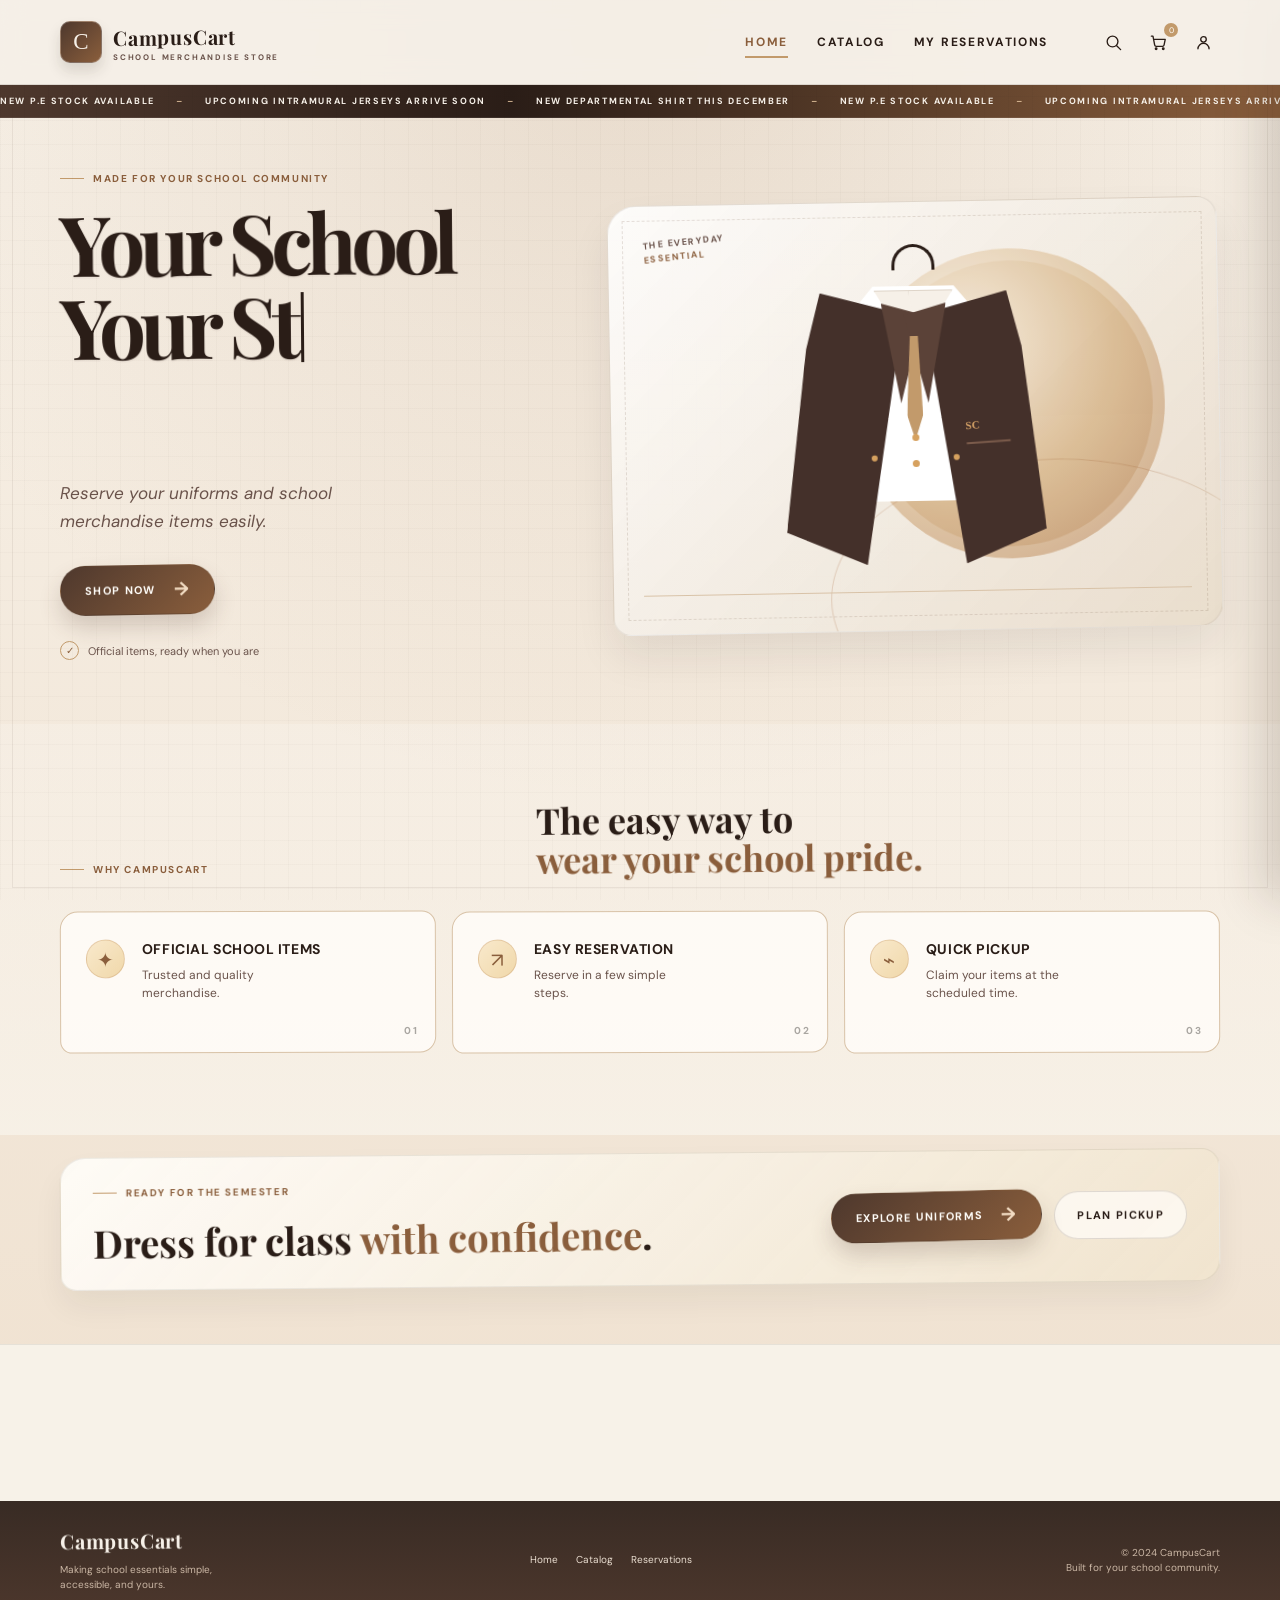
<file: index.html>
<!DOCTYPE html>
<html lang="en">
<head>
	<meta charset="UTF-8">
	<meta name="viewport" content="width=device-width, initial-scale=1.0">
	<meta name="description" content="SchoolWear makes it simple to reserve official school uniforms and merchandise.">
	<title>SchoolWear | Merchandise Store</title>
	<link rel="preconnect" href="https://fonts.googleapis.com">
	<link rel="preconnect" href="https://fonts.gstatic.com" crossorigin>
	<link href="https://fonts.googleapis.com/css2?family=DM+Sans:wght@400;500;600;700&family=Playfair+Display:wght@600;700&display=swap" rel="stylesheet">
	<link rel="stylesheet" href="styles.css">
</head>
<body>
	<!-- Navigation bar is populated by JavaScript. -->
	<header class="site-header">
		<div class="container nav-wrap">
			<div id="navigation-content"></div>
		</div>
	</header>

	<!-- Merchandise announcement is populated by JavaScript. -->
	<section class="announcement" aria-label="Merchandise announcement">
		<div id="announcement-content"></div>
	</section>

	<main>
		<section class="hero container" aria-labelledby="hero-title">
			<div id="hero-copy" class="hero-copy"></div>

			<div class="hero-visual" aria-label="A neatly presented school uniform">
				<div class="visual-kicker">THE EVERYDAY<br><strong>ESSENTIAL</strong></div>
				<div class="sun-shape"></div>
				<div class="uniform">
					<div class="hanger" aria-hidden="true"></div>
					<div class="shirt-collar left-collar"></div>
					<div class="shirt-collar right-collar"></div>
					<div class="shirt"></div>
					<div class="blazer left-blazer"><span class="sleeve-button"></span></div>
					<div class="blazer right-blazer"><span class="sleeve-button"></span></div>
					<div class="lapel left-lapel"></div>
					<div class="lapel right-lapel"></div>
					<div class="pocket"><span>SC</span></div>
					<div class="tie"></div>
					<div class="blazer-button button-one"></div>
					<div class="blazer-button button-two"></div>
				</div>
				<div class="visual-caption"><span id="visual-caption-number"></span><span id="visual-caption-label"></span></div>
			</div>
		</section>

		<section class="benefits" id="benefits" aria-labelledby="benefits-title">
			<div class="container">
				<div id="benefits-content"></div>
			</div>
		</section>

		<section class="cta" id="cta" aria-labelledby="cta-title">
			<div class="container cta-panel">
				<div>
					<p class="eyebrow"><span></span>Ready for the semester</p>
					<h2 id="cta-title">Dress for class <em>with confidence</em>.</h2>
				</div>
				<div class="cta-actions">
					<a class="button button-primary" href="catalog.html">Explore Uniforms <span aria-hidden="true">&rarr;</span></a>
					<a class="button button-secondary" href="#footer">Plan pickup</a>
				</div>
			</div>
		</section>

		<section class="reservations" id="reservations" aria-labelledby="reservations-title">
			<div class="container">
				<div id="reservations-content"></div>
			</div>
		</section>
	</main>

	<footer class="site-footer" id="footer">
		<div id="footer-content" class="container"></div>
	</footer>

	<div class="cart-overlay" id="cart-overlay" aria-hidden="true"></div>
	<aside class="cart-drawer" id="cart-drawer" aria-label="Shopping cart" aria-hidden="true">
		<div id="cart-drawer-content"></div>
	</aside>

	<div class="toast" role="status" aria-live="polite"></div>
	<script src="scripts.js"></script>
</body>
</html>
</file>
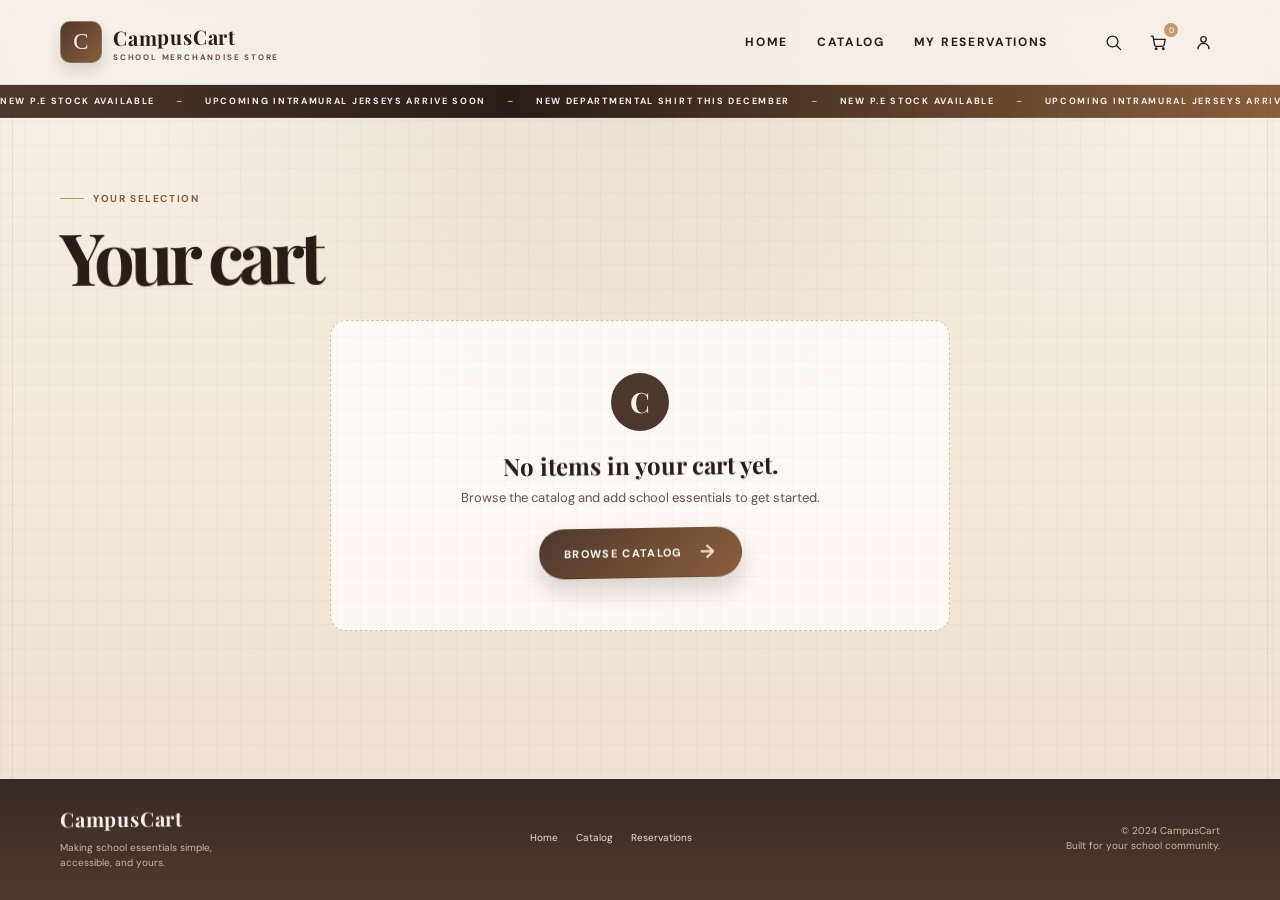
<file: cart.html>
<!DOCTYPE html>
<html lang="en">
<head>
	<meta charset="UTF-8">
	<meta name="viewport" content="width=device-width, initial-scale=1.0">
	<meta name="description" content="Review your CampusCart merchandise selection.">
	<title>CampusCart | Your Cart</title>
	<link rel="preconnect" href="https://fonts.googleapis.com">
	<link rel="preconnect" href="https://fonts.gstatic.com" crossorigin>
	<link href="https://fonts.googleapis.com/css2?family=DM+Sans:wght@400;500;600;700&family=Playfair+Display:wght@600;700&display=swap" rel="stylesheet">
	<link rel="stylesheet" href="styles.css">
</head>
<body>
	<header class="site-header">
		<div class="container nav-wrap">
			<div id="navigation-content"></div>
		</div>
	</header>

	<section class="announcement" aria-label="Merchandise announcement">
		<div id="announcement-content"></div>
	</section>

	<main>
		<section class="cart-page container" aria-labelledby="cart-title">
			<div id="cart-content"></div>
		</section>
	</main>

	<footer class="site-footer" id="footer">
		<div id="footer-content" class="container"></div>
	</footer>

	<div class="toast" role="status" aria-live="polite"></div>
	<script src="scripts.js"></script>
</body>
</html>
</file>
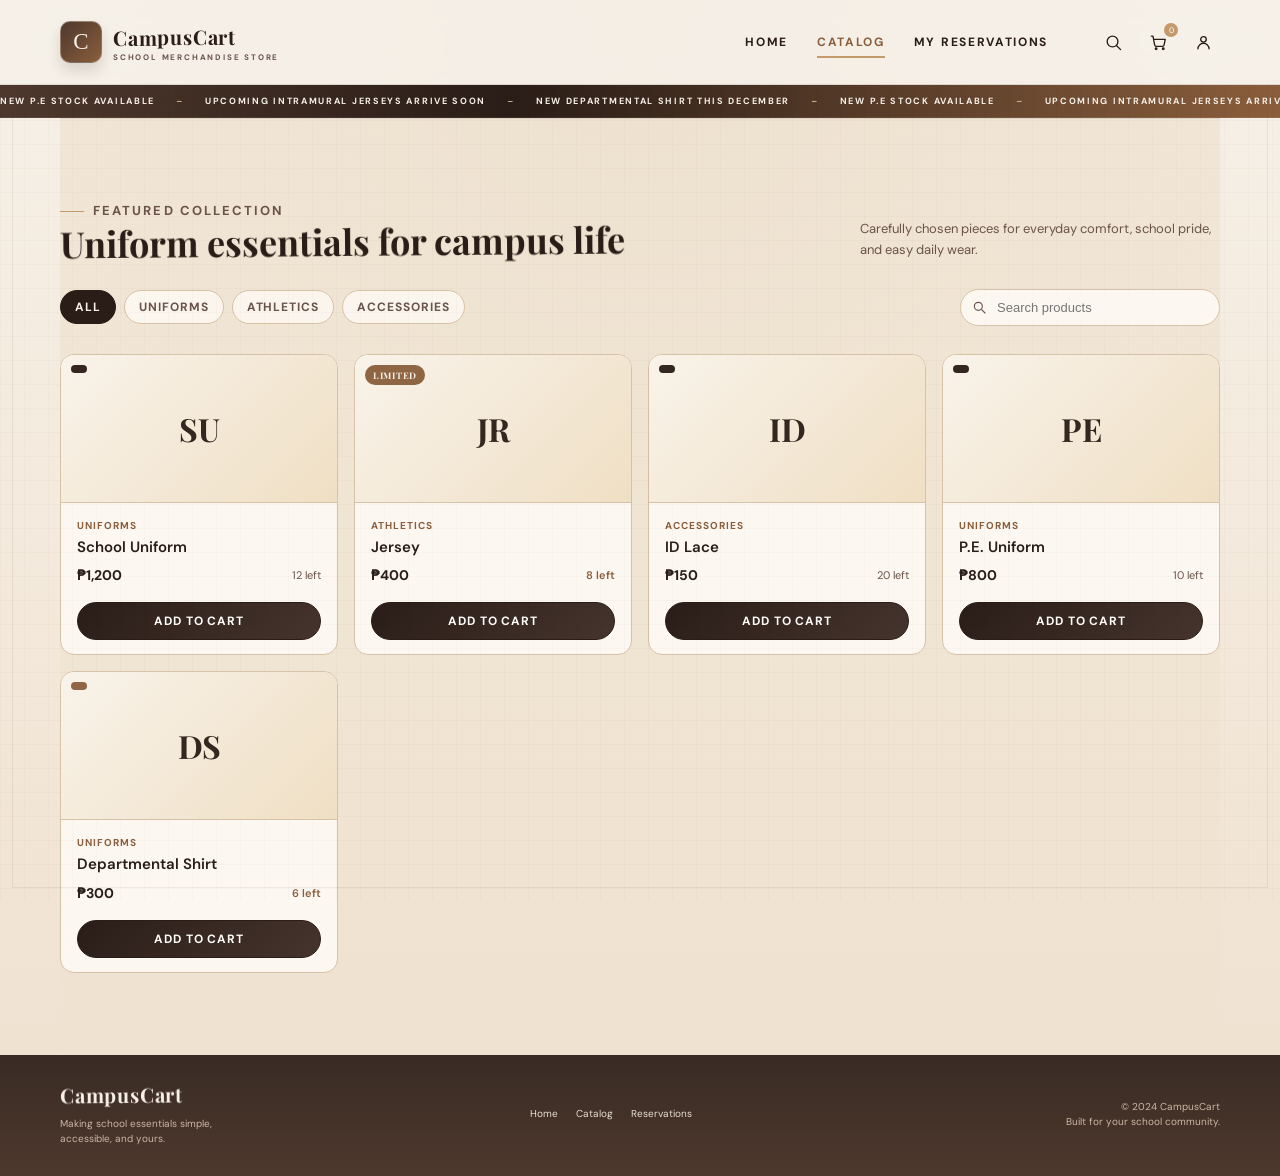
<file: catalog.html>
<!DOCTYPE html>
<html lang="en">
<head>
	<meta charset="UTF-8">
	<meta name="viewport" content="width=device-width, initial-scale=1.0">
	<title>CampusCart | Catalog</title>
	<link rel="preconnect" href="https://fonts.googleapis.com">
	<link rel="preconnect" href="https://fonts.gstatic.com" crossorigin>
	<link href="https://fonts.googleapis.com/css2?family=DM+Sans:wght@400;500;600;700&family=Playfair+Display:wght@600;700&display=swap" rel="stylesheet">
	<link rel="stylesheet" href="styles.css">
</head>
<body>
	<header class="site-header">
		<div class="container nav-wrap">
			<div id="navigation-content"></div>
		</div>
	</header>

	<section class="announcement" aria-label="Merchandise announcement">
		<div id="announcement-content"></div>
	</section>

	<main>
		<section class="catalog-screen container" aria-labelledby="catalog-title">
			<div id="catalog-content"></div>
		</section>
	</main>

	<footer class="site-footer" id="footer">
		<div id="footer-content" class="container"></div>
	</footer>

	<script src="scripts.js"></script>
</body>
</html>
</file>
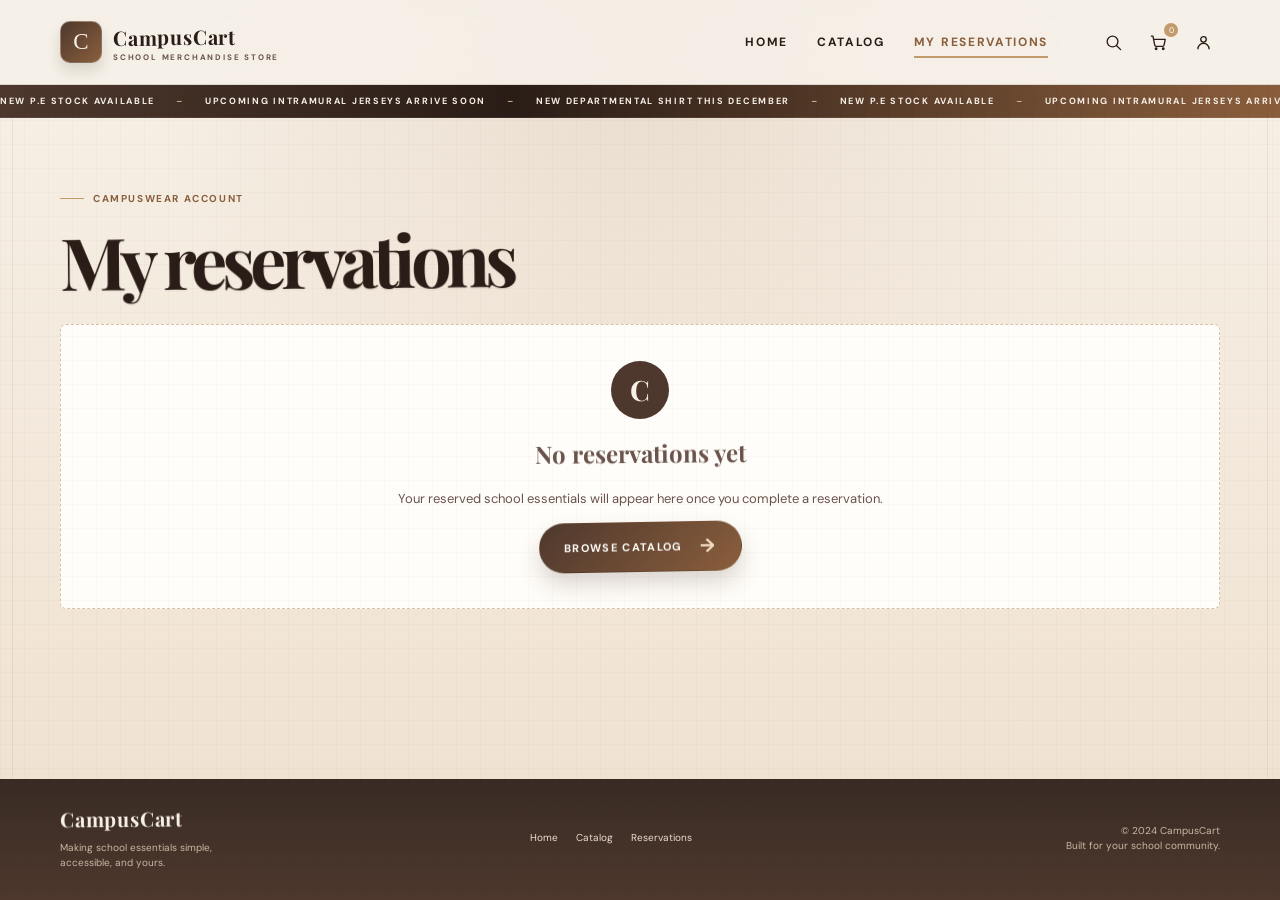
<file: reservations.html>
<!DOCTYPE html>
<html lang="en">
<head>
	<meta charset="UTF-8">
	<meta name="viewport" content="width=device-width, initial-scale=1.0">
	<meta name="description" content="View your CampusWear merchandise reservations.">
	<title>CampusWear | My Reservations</title>
	<link rel="preconnect" href="https://fonts.googleapis.com">
	<link rel="preconnect" href="https://fonts.gstatic.com" crossorigin>
	<link href="https://fonts.googleapis.com/css2?family=DM+Sans:wght@400;500;600;700&family=Playfair+Display:wght@600;700&display=swap" rel="stylesheet">
	<link rel="stylesheet" href="styles.css">
</head>
<body>
	<header class="site-header">
		<div class="container nav-wrap">
			<div id="navigation-content"></div>
		</div>
	</header>

	<section class="announcement" aria-label="Merchandise announcement">
		<div id="announcement-content"></div>
	</section>

	<main>
		<section class="reservations-page container" aria-labelledby="reservations-title">
			<div id="reservations-page-content"></div>
		</section>
	</main>

	<footer class="site-footer" id="footer">
		<div id="footer-content" class="container"></div>
	</footer>

	<script src="scripts.js"></script>
</body>
</html>
</file>
<file: styles.css>
:root {
	--brown: #2a1d17;
	--brown-soft: #6a534b;
	--gold: #c29a6b;
	--gold-dark: #8a5e3c;
	--cream: #f6f0e8;
	--beige: #e9dcc7;
	--line: #d8c2a7;
	--white: #fffdf9;
	--coffee: #4e382d;
	--coffee-soft: #7b5a4a;
	--ink: #1b1412;
	--shadow: 0 18px 35px rgba(42, 29, 23, 0.1);
	--panel: rgba(255, 253, 249, 0.84);
}

* {
	box-sizing: border-box;
}

html {
	scroll-behavior: smooth;
	overflow-y: scroll;
}

body {
	width: 100%;
	max-width: 100vw;
	min-height: 100vh;
	display: flex;
	flex-direction: column;
	margin: 0;
	overflow-x: hidden;
	color: var(--brown);
	background:
		radial-gradient(circle at 50% 0%, rgba(162, 118, 77, 0.18) 0%, rgba(162, 118, 77, 0.08) 22%, transparent 46%),
		linear-gradient(180deg, #f7f1e8 0%, #efe0ce 100%);
	font-family: "DM Sans", sans-serif;
}

main {
	flex: 1 0 auto;
	width: 100%;
}

body::before {
	content: "";
	position: fixed;
	inset: 0;
	background-image: linear-gradient(rgba(42, 29, 23, 0.02) 1px, transparent 1px), linear-gradient(90deg, rgba(42, 29, 23, 0.02) 1px, transparent 1px);
	background-size: 24px 24px;
	pointer-events: none;
}

body::after {
	content: "";
	position: fixed;
	inset: 12px;
	border: 1px solid rgba(74, 56, 45, 0.08);
	pointer-events: none;
}

a {
	color: inherit;
	text-decoration: none;
}

button {
	color: inherit;
	font: inherit;
}

.container {
	width: min(1160px, calc(100% - 64px));
	margin: 0 auto;
}

.sr-only {
	position: absolute;
	width: 1px;
	height: 1px;
	padding: 0;
	margin: -1px;
	overflow: hidden;
	clip: rect(0, 0, 0, 0);
	white-space: nowrap;
	border: 0;
}

/* Navigation bar */
.site-header {
	position: sticky;
	top: 0;
	z-index: 30;
	background: rgba(246, 240, 232, 0.9);
	backdrop-filter: blur(12px);
	border-bottom: 1px solid rgba(42, 29, 23, 0.12);
}

.nav-wrap {
	min-height: 84px;
	display: flex;
	align-items: center;
	gap: 40px;
}

#navigation-content {
	display: contents;
}

/* Merchandise announcement */
.announcement {
	overflow: hidden;
	color: var(--cream);
	background: linear-gradient(90deg, var(--coffee) 0%, var(--brown) 40%, var(--gold-dark) 100%);
	border-bottom: 1px solid rgba(255, 255, 255, 0.08);
}

.announcement-window {
	overflow: hidden;
	width: 100%;
	padding: 8px 0;
}

.announcement-track {
	display: flex;
	width: max-content;
	align-items: center;
	gap: 21px;
	animation: announcement-scroll 24s linear infinite;
	font-size: 9px;
	font-weight: 700;
	letter-spacing: 1.7px;
	white-space: nowrap;
}

.announcement-track b {
	color: #e7c7a1;
	font-size: 12px;
	font-weight: 400;
}

@keyframes announcement-scroll {
	from {
		transform: translateX(-100%);
	}

	to {
		transform: translateX(100vw);
	}
}

.brand {
	display: inline-flex;
	align-items: center;
	gap: 11px;
	margin-right: auto;
}

.brand-mark {
	width: 42px;
	height: 42px;
	display: grid;
	place-items: center;
	color: var(--cream);
	background: linear-gradient(135deg, var(--coffee) 0%, var(--gold-dark) 100%);
	border: 1px solid rgba(255, 255, 255, 0.25);
	border-radius: 10px;
	font-family: Georgia, serif;
	font-size: 23px;
	box-shadow: 0 8px 14px rgba(45, 32, 24, 0.14);
}

.brand-copy {
	display: grid;
	gap: 2px;
}

.brand-copy strong,
.footer-brand {
	font: 700 20px "Playfair Display", Georgia, serif;
	letter-spacing: 0.04em;
}

.brand-copy small {
	color: var(--brown-soft);
	font-size: 8px;
	font-weight: 700;
	letter-spacing: 1.8px;
}

.site-nav {
	display: flex;
	align-items: center;
	gap: 29px;
	font-size: 12px;
	font-weight: 700;
	letter-spacing: 0.14em;
	text-transform: uppercase;
}

.site-nav a {
	padding: 8px 0 6px;
	border-bottom: 2px solid transparent;
	transition: opacity 150ms ease, color 150ms ease, border-color 150ms ease;
}

.site-nav a:hover,
.site-nav a.active {
	color: var(--gold-dark);
	border-color: var(--gold);
}

.nav-actions {
	display: flex;
	align-items: center;
	gap: 11px;
	margin-left: 8px;
}

.icon-button {
	position: relative;
	width: 34px;
	height: 34px;
	display: grid;
	place-items: center;
	padding: 0;
	border: 0;
	background: transparent;
	cursor: pointer;
}

.icon-button svg {
	width: 19px;
	height: 19px;
	fill: none;
	stroke: var(--brown);
	stroke-linecap: round;
	stroke-linejoin: round;
	stroke-width: 1.7;
}

.icon-button:hover svg {
	stroke: var(--gold-dark);
}

.cart-count {
	position: absolute;
	top: -2px;
	right: -3px;
	width: 14px;
	height: 14px;
	display: grid;
	place-items: center;
	color: var(--white);
	background: var(--gold);
	border-radius: 50%;
	font-size: 8px;
}

.menu-toggle {
	display: none;
	border: 0;
	background: transparent;
}

.hero {
	min-height: 570px;
	display: grid;
	grid-template-columns: 0.91fr 1.09fr;
	align-items: center;
	gap: 40px;
	padding-top: 54px;
	padding-bottom: 64px;
}

.eyebrow {
	display: flex;
	align-items: center;
	gap: 9px;
	margin: 0 0 22px;
	color: var(--gold-dark);
	font-size: 10px;
	font-weight: 700;
	letter-spacing: 0.16em;
	text-transform: uppercase;
	font-family: "DM Sans", sans-serif;
}

.eyebrow span {
	width: 24px;
	height: 1px;
	display: inline-block;
	background: var(--gold);
}

h1,
h2,
h3,
p {
	margin-top: 0;
}

h1,
h2 {
	font-family: "Playfair Display", Georgia, serif;
	font-weight: 700;
	letter-spacing: 0;
}

h1,
h2,
.brand-copy strong,
.footer-brand {
	transform: rotate(-0.5deg);
}

h1 {
	max-width: 520px;
	margin-bottom: 22px;
	font-size: clamp(54px, 6.5vw, 104px);
	line-height: 0.82;
	letter-spacing: -0.07em;
	text-shadow: 0 2px 0 rgba(78, 56, 45, 0.04);
}

h1 em,
h2 em {
	color: var(--gold-dark);
	font-style: normal;
}

.typing-line {
	display: block;
	min-height: 1em;
}

.typing-line:last-child {
	color: var(--gold-dark);
}

.typing-line.is-typing::after {
	display: inline-block;
	width: 3px;
	height: 0.84em;
	margin-left: 6px;
	vertical-align: -0.04em;
	background: currentColor;
	content: "";
	animation: blink-caret 800ms steps(1) infinite;
}

@keyframes blink-caret {
	50% {
		opacity: 0;
	}
}

.hero-description {
	max-width: 380px;
	margin-bottom: 29px;
	color: var(--brown-soft);
	font-size: 17px;
	line-height: 1.7;
	font-style: italic;
}

.button {
	display: inline-flex;
	align-items: center;
	gap: 18px;
	border-radius: 999px;
	font-size: 11px;
	font-weight: 700;
	letter-spacing: 0.12em;
	text-transform: uppercase;
	transition: transform 180ms ease, box-shadow 180ms ease, background 180ms ease, border-color 180ms ease;
	font-family: "DM Sans", sans-serif;
}

.button-primary {
	padding: 17px 24px;
	color: var(--white);
	background: linear-gradient(135deg, var(--coffee) 0%, var(--gold-dark) 100%);
	box-shadow: 0 12px 22px rgba(78, 56, 45, 0.2);
	border: 1px solid rgba(42, 29, 23, 0.08);
	transform: rotate(-1deg);
}

.button-primary:hover {
	background: linear-gradient(135deg, var(--gold-dark) 0%, var(--coffee) 100%);
	box-shadow: 0 16px 28px rgba(42, 29, 23, 0.16);
	transform: translateY(-2px);
}

.button-primary span {
	color: #f2dcc3;
	font-size: 19px;
	line-height: 0;
}

.button-secondary {
	padding: 16px 22px;
	border: 1px solid rgba(42, 29, 23, 0.14);
	background: rgba(255, 253, 249, 0.72);
	color: var(--brown);
}

.button-secondary:hover {
	background: var(--white);
	transform: translateY(-2px);
}

.hero-note {
	display: flex;
	align-items: center;
	gap: 9px;
	margin-top: 26px;
	color: var(--brown-soft);
	font-size: 11px;
}

.note-icon {
	width: 19px;
	height: 19px;
	display: grid;
	place-items: center;
	color: var(--gold-dark);
	border: 1px solid var(--gold);
	border-radius: 50%;
	font-size: 10px;
}

.hero-visual {
	position: relative;
	min-height: 430px;
	overflow: hidden;
	background: linear-gradient(135deg, rgba(255, 255, 255, 0.88), rgba(232, 220, 203, 0.96));
	border: 1px solid rgba(42, 29, 23, 0.08);
	border-radius: 30px 20px 24px 18px;
	box-shadow: 0 22px 40px rgba(42, 29, 23, 0.08);
	transform: rotate(-1deg);
}

.hero-visual::before {
	content: "";
	position: absolute;
	inset: 14px;
	border: 1px dashed rgba(118, 88, 70, 0.18);
	pointer-events: none;
}

.hero-visual::after {
	position: absolute;
	right: -10%;
	bottom: -25%;
	width: 74%;
	height: 64%;
	border: 1px solid rgba(157, 91, 45, 0.22);
	border-radius: 50%;
	content: "";
}

.sun-shape {
	position: absolute;
	top: 48px;
	right: 9%;
	width: 310px;
	height: 310px;
	background: radial-gradient(circle at 35% 30%, #f6ebdc 0%, #d9b98f 52%, #b98961 100%);
	border-radius: 50%;
	opacity: 0.9;
	box-shadow: inset 0 0 0 12px rgba(255, 255, 255, 0.18);
}

.visual-kicker {
	position: absolute;
	top: 30px;
	left: 35px;
	z-index: 2;
	color: var(--brown-soft);
	font-size: 9px;
	line-height: 1.5;
	letter-spacing: 1.5px;
	transform: rotate(-5deg);
	font-weight: 700;
}

.visual-kicker strong {
	color: var(--gold-dark);
}

.uniform {
	position: absolute;
	z-index: 1;
	top: 42px;
	left: 50%;
	width: 285px;
	height: 345px;
	transform: translateX(-50%);
}

.hanger {
	position: absolute;
	top: 0;
	left: 50%;
	width: 43px;
	height: 26px;
	border: 3px solid var(--brown);
	border-bottom: 0;
	border-radius: 30px 30px 0 0;
	transform: translateX(-50%);
}

.shirt {
	position: absolute;
	top: 42px;
	left: 50%;
	width: 135px;
	height: 215px;
	background: #fff;
	clip-path: polygon(20% 0, 80% 0, 100% 15%, 87% 100%, 13% 100%, 0 15%);
	transform: translateX(-50%);
	box-shadow: inset -8px 0 rgba(231, 224, 214, 0.7);
}

.shirt-collar {
	position: absolute;
	z-index: 3;
	top: 46px;
	width: 45px;
	height: 56px;
	background: var(--cream);
	border: 1px solid #ded4c8;
}

.left-collar {
	left: 103px;
	clip-path: polygon(0 0, 100% 0, 75% 100%);
}

.right-collar {
	right: 103px;
	clip-path: polygon(0 0, 100% 0, 25% 100%);
}

.blazer {
	position: absolute;
	z-index: 2;
	top: 49px;
	width: 105px;
	height: 270px;
	background: #44302a;
}

.left-blazer {
	left: 18px;
	clip-path: polygon(23% 0, 83% 5%, 100% 18%, 78% 100%, 0 89%, 12% 21%);
	transform: rotate(3deg);
}

.right-blazer {
	right: 18px;
	clip-path: polygon(17% 5%, 77% 0, 88% 21%, 100% 89%, 22% 100%, 0 18%);
	transform: rotate(-3deg);
}

.lapel {
	position: absolute;
	z-index: 4;
	top: 59px;
	width: 42px;
	height: 100px;
	background: #5b4238;
}

.left-lapel {
	left: 110px;
	clip-path: polygon(0 0, 100% 12%, 45% 100%);
}

.right-lapel {
	right: 110px;
	clip-path: polygon(0 12%, 100% 0, 55% 100%);
}

.tie {
	position: absolute;
	z-index: 5;
	top: 92px;
	left: 50%;
	width: 16px;
	height: 104px;
	background: var(--gold);
	clip-path: polygon(25% 0, 75% 0, 100% 76%, 50% 100%, 0 76%);
	transform: translateX(-50%);
}

.pocket {
	position: absolute;
	z-index: 5;
	top: 169px;
	right: 48px;
	width: 44px;
	height: 31px;
	border-bottom: 2px solid #7b5b4b;
	transform: rotate(-3deg);
}

.pocket span {
	color: #d3a066;
	font: 700 11px Georgia, serif;
}

.blazer-button {
	position: absolute;
	z-index: 6;
	left: 50%;
	width: 7px;
	height: 7px;
	background: #d6a15f;
	border-radius: 50%;
	transform: translateX(-50%);
}

.button-one {
	top: 190px;
}

.button-two {
	top: 216px;
}

.sleeve-button {
	position: absolute;
	top: 160px;
	width: 6px;
	height: 6px;
	background: #d6a15f;
	border-radius: 50%;
}

.left-blazer .sleeve-button {
	right: 17px;
}

.right-blazer .sleeve-button {
	left: 17px;
}

.visual-caption {
	position: absolute;
	right: 30px;
	bottom: 26px;
	left: 30px;
	z-index: 3;
	display: flex;
	justify-content: space-between;
	padding-top: 12px;
	border-top: 1px solid var(--line);
	color: var(--brown-soft);
	font-size: 10px;
	letter-spacing: 0.6px;
}

.visual-caption span:first-child {
	color: var(--gold-dark);
	font-weight: 700;
}

.benefits {
	padding: 74px 0 82px;
	background: linear-gradient(180deg, rgba(255,255,255,0.18), rgba(248,243,234,0.8));
}

.cta {
	padding: 18px 0 58px;
}

.cta-panel {
	display: flex;
	align-items: center;
	justify-content: space-between;
	gap: 24px;
	padding: 28px 32px;
	border: 1px solid rgba(31, 26, 23, 0.08);
	border-radius: 26px 18px 22px 16px;
	background: linear-gradient(135deg, rgba(255, 253, 249, 0.9), rgba(240, 228, 205, 0.8));
	box-shadow: 0 16px 30px rgba(31, 26, 23, 0.06);
	transform: rotate(-0.5deg);
}

.cta-panel h2 {
	margin: 0;
	font-size: clamp(28px, 3vw, 42px);
	line-height: 1.04;
}

.cta-actions {
	display: flex;
	flex-wrap: wrap;
	align-items: center;
	justify-content: flex-end;
	gap: 12px;
}

.section-heading {
	display: flex;
	align-items: end;
	justify-content: space-between;
	margin-bottom: 35px;
}

.section-heading .eyebrow {
	margin-bottom: 0;
}

.section-heading h2 {
	width: 59%;
	margin: 0;
	font-size: 36px;
	line-height: 1.08;
}

.benefit-grid {
	display: grid;
	grid-template-columns: repeat(3, 1fr);
	gap: 16px;
}

.benefit-card {
	position: relative;
	display: flex;
	align-items: flex-start;
	gap: 17px;
	min-height: 142px;
	padding: 27px 25px;
	border: 1px solid var(--line);
	border-radius: 18px 14px 16px 12px;
	background: rgba(255, 253, 249, 0.82);
	transition: transform 180ms ease, box-shadow 180ms ease, border-color 180ms ease;
	transform: rotate(-0.2deg);
}

.benefit-card:hover {
	box-shadow: var(--shadow);
	border-color: rgba(157, 91, 45, 0.3);
	transform: translateY(-4px);
}

.benefit-icon {
	width: 39px;
	height: 39px;
	flex: 0 0 auto;
	display: grid;
	place-items: center;
	color: var(--gold-dark);
	background: linear-gradient(135deg, #f9e9cc 0%, #f0d8aa 100%);
	border: 1px solid rgba(157, 91, 45, 0.18);
	border-radius: 50%;
	font-size: 20px;
}

.benefit-card h3 {
	margin: 1px 0 8px;
	font-size: 14px;
	letter-spacing: 0.04em;
	text-transform: uppercase;
}

.benefit-card p {
	max-width: 160px;
	margin: 0;
	color: var(--brown-soft);
	font-size: 12px;
	line-height: 1.5;
}

.card-number {
	position: absolute;
	right: 17px;
	bottom: 14px;
	color: rgba(31, 26, 23, 0.38);
	font-size: 10px;
	font-weight: 700;
	letter-spacing: 0.14em;
}

.site-footer {
	padding: 26px 0 30px;
	color: #eaded1;
	background: linear-gradient(180deg, #382b24 0%, var(--coffee) 100%);
}

.footer-grid {
	display: grid;
	grid-template-columns: 1.2fr 1fr 0.8fr;
	align-items: center;
	gap: 30px;
}

.footer-brand {
	display: inline-block;
	margin-bottom: 8px;
	color: var(--cream);
}

.site-footer p {
	margin: 0;
	color: #cbb7a5;
	font-size: 10px;
	line-height: 1.5;
}

.footer-links {
	display: flex;
	flex-wrap: wrap;
	gap: 10px 18px;
	font-size: 10px;
}

.footer-links a:hover {
	color: #f2b66d;
}

.copyright {
	text-align: right;
}

.toast {
	position: fixed;
	right: 24px;
	bottom: 24px;
	z-index: 50;
	padding: 13px 18px;
	color: var(--white);
	background: linear-gradient(135deg, var(--coffee) 0%, var(--brown) 100%);
	border-left: 4px solid var(--gold);
	border-radius: 12px;
	box-shadow: 0 18px 34px rgba(42, 29, 23, 0.18);
	font-size: 12px;
	font-weight: 700;
	letter-spacing: 0.04em;
	opacity: 0;
	pointer-events: none;
	transform: translateY(10px);
	transition: opacity 180ms ease, transform 180ms ease;
}

.toast.visible {
	opacity: 1;
	transform: translateY(0);
}

.reservation-modal-backdrop {
	position: fixed;
	inset: 0;
	z-index: 60;
	display: grid;
	place-items: center;
	padding: 20px;
	background: rgba(57, 37, 29, 0.42);
}

.reservation-modal {
	width: min(420px, 100%);
	padding: 24px 22px 18px;
	background: rgba(255, 253, 249, 0.96);
	border: 1px solid var(--line);
	border-radius: 18px;
	box-shadow: 0 24px 44px rgba(42, 29, 23, 0.18);
}

.reservation-modal h3 {
	margin: 0 0 10px;
	font-size: clamp(24px, 4vw, 32px);
	line-height: 1.05;
}

.reservation-modal-copy {
	margin: 0 0 16px;
	color: var(--brown-soft);
	line-height: 1.7;
}

.reservation-modal-actions {
	display: flex;
	justify-content: flex-end;
	gap: 10px;
	flex-wrap: wrap;
}

.reservation-modal-actions .button {
	letter-spacing: 0.08em;
}

/* Catalog */
.catalog,
.catalog-screen {
	min-height: 60vh;
	padding: 74px 0 82px;
	background: rgba(239, 227, 209, 0.7);
	border-top: 1px solid rgba(31, 26, 23, 0.08);
}

.catalog-header {
	display: flex;
	align-items: end;
	justify-content: space-between;
	gap: 24px;
	margin-bottom: 28px;
}

.catalog-header h2 {
	margin: 0;
	font-size: 36px;
	line-height: 1.08;
}

.catalog-header p {
	max-width: 360px;
	margin: 8px 0 0;
	color: var(--brown-soft);
	font-size: 13px;
	line-height: 1.6;
}

.catalog-controls {
	display: flex;
	flex-wrap: wrap;
	align-items: center;
	justify-content: space-between;
	gap: 16px;
	margin-bottom: 28px;
}

.catalog-filters {
	display: flex;
	flex-wrap: wrap;
	gap: 8px;
}

.filter-button {
	padding: 8px 14px;
	border: 1px solid var(--line);
	border-radius: 999px;
	background: rgba(255, 253, 249, 0.72);
	color: var(--brown-soft);
	font-size: 12px;
	font-weight: 700;
	letter-spacing: 0.08em;
	text-transform: uppercase;
	cursor: pointer;
	transition: background 150ms ease, color 150ms ease, border-color 150ms ease;
}

.filter-button.active,
.filter-button:hover {
	background: var(--brown);
	color: var(--cream);
	border-color: var(--brown);
}

.catalog-search {
	position: relative;
	display: flex;
	align-items: center;
}

.catalog-search input {
	width: 260px;
	max-width: 100%;
	padding: 10px 14px 10px 36px;
	border: 1px solid var(--line);
	border-radius: 999px;
	background: rgba(255, 253, 249, 0.76);
	color: var(--brown);
	font-size: 13px;
	outline: none;
}

.catalog-search input:focus {
	border-color: var(--gold);
	box-shadow: 0 0 0 3px rgba(217, 161, 74, 0.14);
}

.catalog-search svg {
	position: absolute;
	left: 11px;
	width: 16px;
	height: 16px;
	fill: none;
	stroke: var(--brown-soft);
	stroke-width: 1.7;
	stroke-linecap: round;
	stroke-linejoin: round;
	pointer-events: none;
}

.catalog-grid {
	display: grid;
	grid-template-columns: repeat(4, 1fr);
	gap: 16px;
}

.product-card {
	display: flex;
	flex-direction: column;
	background: rgba(255, 253, 249, 0.8);
	border: 1px solid var(--line);
	border-radius: 14px;
	overflow: hidden;
	transition: transform 180ms ease, box-shadow 180ms ease, border-color 180ms ease;
}

.product-card:hover {
	transform: translateY(-4px);
	box-shadow: var(--shadow);
	border-color: rgba(157, 91, 45, 0.24);
}

.product-image {
	position: relative;
	height: 148px;
	display: grid;
	place-items: center;
	background: linear-gradient(135deg, #f9f3ea 0%, #efdfc4 100%);
	border-bottom: 1px solid var(--line);
	font: 700 32px "Playfair Display", Georgia, serif;
	color: var(--brown);
	letter-spacing: -0.5px;
}

.product-image span {
	opacity: 0.95;
}

.product-badge {
	position: absolute;
	top: 10px;
	left: 10px;
	padding: 4px 8px;
	border-radius: 999px;
	background: var(--brown);
	color: var(--cream);
	font-size: 9px;
	font-weight: 700;
	letter-spacing: 0.08em;
	text-transform: uppercase;
}

.product-badge.low {
	background: var(--gold-dark);
}

.product-badge.out {
	background: #8a857f;
}

.product-info {
	display: flex;
	flex-direction: column;
	flex: 1;
	padding: 16px 16px 14px;
	gap: 6px;
}

.product-category {
	margin: 0;
	color: var(--gold-dark);
	font-size: 10px;
	font-weight: 700;
	letter-spacing: 1px;
	text-transform: uppercase;
}

.product-card h3 {
	margin: 0;
	font-size: 15px;
	line-height: 1.25;
	font-family: "DM Sans", sans-serif;
	font-weight: 600;
}

.product-meta {
	display: flex;
	align-items: center;
	justify-content: space-between;
	gap: 8px;
	margin-top: 4px;
}

.product-price {
	font-size: 14px;
	font-weight: 700;
	color: var(--brown);
}

.product-stock {
	font-size: 11px;
	color: var(--brown-soft);
}

.product-stock.low {
	color: var(--gold-dark);
	font-weight: 600;
}

.product-stock.out {
	color: #b42318;
	font-weight: 600;
}

.product-actions {
	display: flex;
	gap: 8px;
	margin-top: 12px;
}

.button-small {
	flex: 1;
	display: inline-flex;
	align-items: center;
	justify-content: center;
	gap: 6px;
	padding: 10px 12px;
	border-radius: 999px;
	border: 1px solid var(--brown);
	background: linear-gradient(135deg, var(--brown) 0%, #45342d 100%);
	color: var(--white);
	font-size: 12px;
	font-weight: 700;
	letter-spacing: 0.08em;
	text-transform: uppercase;
	cursor: pointer;
	transition: background 150ms ease, transform 150ms ease;
}

.button-small:hover {
	background: linear-gradient(135deg, var(--gold-dark) 0%, #844e29 100%);
	border-color: var(--gold-dark);
	transform: translateY(-1px);
}

.button-small:disabled {
	background: #e9e0d3;
	border-color: #e9e0d3;
	color: #9e8c7c;
	cursor: not-allowed;
	transform: none;
}

.button-small.outline {
	background: transparent;
	color: var(--brown);
}

.button-small.outline:hover {
	background: var(--beige);
}

.catalog-empty {
	grid-column: 1 / -1;
	padding: 40px 20px;
	text-align: center;
	background: var(--white);
	border: 1px dashed var(--line);
	border-radius: 6px;
	color: var(--brown-soft);
	font-size: 13px;
}

/* Reservations */
.reservations {
	padding: 74px 0 82px;
	background: rgba(248, 243, 234, 0.96);
	border-top: 1px solid rgba(31, 26, 23, 0.08);
}

.reservations-header {
	display: flex;
	align-items: end;
	justify-content: space-between;
	gap: 24px;
	margin-bottom: 28px;
}

.reservations-header h2 {
	margin: 0;
	font-size: 36px;
	line-height: 1.08;
}

.reservations-header p {
	margin: 8px 0 0;
	color: var(--brown-soft);
	font-size: 13px;
	line-height: 1.6;
}

.reservation-list {
	display: grid;
	gap: 16px;
}

.reservation-card {
	background: rgba(255, 253, 249, 0.8);
	border: 1px solid var(--line);
	border-radius: 16px;
	padding: 20px;
	box-shadow: 0 10px 18px rgba(31, 26, 23, 0.04);
}

.reservation-head {
	display: flex;
	flex-wrap: wrap;
	align-items: center;
	justify-content: space-between;
	gap: 12px;
	margin-bottom: 14px;
	padding-bottom: 14px;
	border-bottom: 1px solid var(--line);
}

.reservation-id {
	font-size: 12px;
	font-weight: 700;
	letter-spacing: 0.6px;
}

.reservation-id span {
	color: var(--gold-dark);
}

.reservation-date {
	font-size: 11px;
	color: var(--brown-soft);
}

.reservation-status {
	padding: 4px 10px;
	border-radius: 999px;
	background: #eef6ee;
	color: #2e7d32;
	font-size: 10px;
	font-weight: 700;
	letter-spacing: 0.6px;
	text-transform: uppercase;
}

.status-cancelled {
	background: #f5e9e7;
	color: #8f3d35;
}

.reservation-actions {
	display: flex;
	justify-content: flex-end;
	margin-top: 14px;
}

.reservation-cancel-button {
	padding: 9px 14px;
	border: 1px solid rgba(126, 77, 63, 0.38);
	border-radius: 999px;
	background: transparent;
	color: var(--brown);
	font-size: 11px;
	font-weight: 700;
	cursor: pointer;
}

.reservation-cancel-button:hover {
	background: rgba(126, 77, 63, 0.06);
}

.reservation-items {
	display: grid;
	gap: 8px;
	margin-bottom: 14px;
}

.reservation-item {
	display: flex;
	justify-content: space-between;
	gap: 12px;
	font-size: 13px;
}

.reservation-item span:last-child {
	font-weight: 600;
}

.reservation-total {
	display: flex;
	justify-content: space-between;
	align-items: center;
	padding-top: 14px;
	border-top: 1px solid var(--line);
	font-weight: 700;
}

.reservation-total span:last-child {
	color: var(--gold-dark);
	font-size: 16px;
}

.reservations-empty {
	padding: 36px 20px;
	text-align: center;
	background: var(--white);
	border: 1px dashed var(--line);
	border-radius: 6px;
	color: var(--brown-soft);
}

.reservations-empty p {
	margin: 0 0 12px;
	font-size: 13px;
	line-height: 1.6;
}

/* My reservations page */
.reservations-page {
	min-height: 62vh;
	padding: 74px 0 88px;
}

.reservations-page-header {
	display: flex;
	align-items: end;
	justify-content: space-between;
	gap: 24px;
	margin-bottom: 32px;
}

.reservations-page-header h1 {
	margin: 0;
	font-size: clamp(42px, 6vw, 72px);
	line-height: 0.9;
}

.reservations-page-header > p {
	margin: 0 0 8px;
	color: var(--brown-soft);
	font-size: 13px;
}

.reservation-item span:first-child {
	display: grid;
	gap: 3px;
}

.reservation-item small {
	color: var(--brown-soft);
	font-size: 11px;
}

.reservation-meta {
	display: flex;
	justify-content: space-between;
	gap: 12px;
	margin-bottom: 14px;
	color: var(--brown-soft);
	font-size: 11px;
}

.status-ready-for-pickup {
	background: #fff4df;
	color: #9a5b00;
}

.status-claimed {
	background: #edf0f2;
	color: #4b5963;
}

/* Cart Drawer */
.cart-overlay {
	position: fixed;
	inset: 0;
	z-index: 20;
	background: rgba(57, 37, 29, 0.38);
	opacity: 0;
	pointer-events: none;
	transition: opacity 200ms ease;
}

.cart-overlay.open {
	opacity: 1;
	pointer-events: auto;
}

.cart-drawer {
	position: fixed;
	top: 0;
	right: 0;
	z-index: 21;
	width: min(420px, 100%);
	height: 100dvh;
	display: flex;
	flex-direction: column;
	background: var(--cream);
	box-shadow: -18px 0 45px rgba(57, 37, 29, 0.18);
	border-left: 1px solid var(--line);
	transform: translateX(100%);
	transition: transform 260ms cubic-bezier(0.2, 0.8, 0.2, 1);
	overflow: hidden;
}

.cart-drawer.open {
	transform: translateX(0);
}

.cart-drawer-header {
	display: flex;
	align-items: center;
	justify-content: space-between;
	padding: 18px 20px;
	border-bottom: 1px solid var(--line);
	background: var(--white);
}

.cart-drawer-header h2 {
	margin: 0;
	font-size: 18px;
	font-family: "DM Sans", sans-serif;
	font-weight: 700;
}

.cart-drawer-header p {
	margin: 2px 0 0;
	color: var(--brown-soft);
	font-size: 11px;
}

.cart-close {
	width: 32px;
	height: 32px;
	display: grid;
	place-items: center;
	border: 1px solid var(--line);
	border-radius: 50%;
	background: var(--white);
	cursor: pointer;
	font-size: 16px;
	line-height: 1;
}

.cart-close:hover {
	background: var(--beige);
}

.cart-body {
	flex: 1;
	overflow: auto;
	padding: 16px;
	display: grid;
	gap: 12px;
	align-content: start;
	background: var(--beige);
}

.cart-empty {
	padding: 32px 16px;
	text-align: center;
	background: var(--white);
	border: 1px dashed var(--line);
	border-radius: 6px;
}

.cart-empty p {
	margin: 0 0 14px;
	color: var(--brown-soft);
	font-size: 13px;
	line-height: 1.6;
}

.cart-item {
	display: grid;
	grid-template-columns: 72px 1fr;
	gap: 14px;
	padding: 14px;
	background: var(--white);
	border: 1px solid var(--line);
	border-radius: 6px;
}

.cart-item-image {
	height: 72px;
	display: grid;
	place-items: center;
	background: #fdf6e9;
	border-radius: 4px;
	font: 700 18px "Playfair Display", Georgia, serif;
	color: var(--brown);
}

.cart-item-info {
	display: grid;
	gap: 4px;
}

.cart-item-top {
	display: flex;
	align-items: start;
	justify-content: space-between;
	gap: 10px;
}

.cart-item-name {
	margin: 0;
	font-size: 13px;
	font-weight: 600;
	line-height: 1.3;
}

.cart-item-category {
	margin: 0;
	color: var(--gold-dark);
	font-size: 10px;
	font-weight: 700;
	letter-spacing: 0.8px;
	text-transform: uppercase;
}

.cart-item-price {
	font-size: 12px;
	font-weight: 700;
	color: var(--brown);
}

.cart-item-remove {
	border: 0;
	background: transparent;
	color: #b42318;
	font-size: 11px;
	font-weight: 600;
	cursor: pointer;
	padding: 0;
	text-decoration: underline;
	text-underline-offset: 2px;
}

.cart-item-bottom {
	display: flex;
	align-items: center;
	justify-content: space-between;
	gap: 10px;
	margin-top: 6px;
}

.quantity-control {
	display: inline-flex;
	align-items: center;
	border: 1px solid var(--line);
	border-radius: 999px;
	overflow: hidden;
	background: var(--white);
}

.quantity-control button {
	width: 28px;
	height: 28px;
	display: grid;
	place-items: center;
	border: 0;
	background: transparent;
	cursor: pointer;
	font-size: 14px;
	font-weight: 700;
}

.quantity-control button:hover {
	background: var(--beige);
}

.quantity-control button:disabled {
	opacity: 0.4;
	cursor: not-allowed;
}

.quantity-control span {
	min-width: 28px;
	text-align: center;
	font-size: 12px;
	font-weight: 700;
}

.cart-item-total {
	font-size: 13px;
	font-weight: 700;
}

.cart-footer {
	padding: 16px 20px 20px;
	border-top: 1px solid var(--line);
	background: var(--white);
	display: grid;
	gap: 12px;
}

.cart-summary {
	display: grid;
	gap: 6px;
	font-size: 13px;
}

.cart-summary-row {
	display: flex;
	justify-content: space-between;
	gap: 12px;
}

.cart-summary-row.total {
	padding-top: 8px;
	border-top: 1px solid var(--line);
	font-weight: 700;
	font-size: 15px;
}

.cart-summary-row.total span:last-child {
	color: var(--gold-dark);
}

.cart-actions {
	display: grid;
	gap: 8px;
}

.button-block {
	width: 100%;
	justify-content: center;
	padding: 14px 16px;
}

/* Cart page */
.cart-page {
	min-height: 62vh;
	padding: 74px 0 88px;
}

.cart-page-header {
	display: flex;
	align-items: end;
	justify-content: space-between;
	gap: 24px;
	margin-bottom: 32px;
}

.cart-page-header .eyebrow {
	margin-bottom: 18px;
}

.cart-page-header h1 {
	margin: 0;
	font-size: clamp(42px, 6vw, 72px);
	line-height: 0.9;
}

.cart-page-header > p {
	margin: 0 0 8px;
	color: var(--brown-soft);
	font-size: 13px;
}

.cart-page-layout {
	display: grid;
	grid-template-columns: minmax(0, 1.4fr) minmax(280px, 0.6fr);
	align-items: start;
	gap: 20px;
}

.cart-page-items {
	display: grid;
	gap: 12px;
}

.cart-page-item {
	display: grid;
	grid-template-columns: 104px minmax(0, 1fr) auto;
	align-items: center;
	gap: 18px;
	padding: 16px;
	background: rgba(255, 253, 249, 0.86);
	border: 1px solid var(--line);
	border-radius: 12px;
}

.cart-page-image {
	height: 96px;
	display: grid;
	place-items: center;
	background: linear-gradient(135deg, #f9f3ea 0%, #efdfc4 100%);
	color: var(--brown);
	font: 700 26px "Playfair Display", Georgia, serif;
}

.cart-page-item-info {
	align-self: stretch;
	display: flex;
	flex-direction: column;
	justify-content: space-between;
	gap: 14px;
}

.cart-page-item-info h2 {
	margin: 5px 0 6px;
	font: 600 17px "DM Sans", sans-serif;
}

.cart-page-size {
	margin: 0;
	color: var(--brown-soft);
	font-size: 12px;
}

.cart-page-size-field {
	display: grid;
	gap: 6px;
	min-width: 110px;
}

.cart-page-size-field label {
	color: var(--brown-soft);
	font-size: 10px;
	font-weight: 700;
	letter-spacing: 0.08em;
	text-transform: uppercase;
}

.cart-size-select {
	width: 100%;
	padding: 8px 10px;
	border: 1px solid var(--line);
	border-radius: 6px;
	background: var(--white);
	color: var(--brown);
	font: inherit;
}

.cart-page-item-bottom {
	display: grid;
	justify-items: end;
	gap: 20px;
	font-size: 14px;
}

.cart-page-summary {
	position: sticky;
	top: 110px;
	display: grid;
	gap: 14px;
	padding: 22px;
	background: var(--white);
	border: 1px solid var(--line);
	border-radius: 12px;
	box-shadow: var(--shadow);
}

.cart-page-summary h2 {
	margin: 0 0 4px;
	font: 600 18px "DM Sans", sans-serif;
}

.summary-note {
	margin: 0;
	color: var(--brown-soft);
	font-size: 11px;
	line-height: 1.5;
	text-align: center;
}

.cart-page-empty {
	max-width: 620px;
	margin: 12px auto 0;
	padding: 52px 28px;
	text-align: center;
	background: rgba(255, 253, 249, 0.8);
	border: 1px dashed var(--line);
	border-radius: 16px;
}

.empty-cart-mark {
	width: 58px;
	height: 58px;
	display: grid;
	place-items: center;
	margin: 0 auto 18px;
	color: var(--cream);
	background: var(--coffee);
	border-radius: 50%;
	font: 700 28px "Playfair Display", Georgia, serif;
}

.cart-page-empty h2 {
	margin: 0 0 8px;
	font-size: 24px;
}

.cart-page-empty p {
	margin: 0 auto 22px;
	color: var(--brown-soft);
	font-size: 13px;
}

.cart-dialog-backdrop {
	position: fixed;
	inset: 0;
	z-index: 40;
	display: grid;
	place-items: center;
	padding: 20px;
	background: rgba(57, 37, 29, 0.42);
}

.cart-dialog {
	position: relative;
	width: min(410px, 100%);
	padding: 28px;
	background: var(--cream);
	border: 1px solid var(--line);
	border-radius: 14px;
	box-shadow: 0 22px 50px rgba(57, 37, 29, 0.24);
}

.cart-dialog .eyebrow {
	margin-bottom: 14px;
}

.cart-dialog h2 {
	margin: 0 0 4px;
	font-size: 28px;
}

.dialog-price {
	margin: 0 0 24px;
	color: var(--gold-dark);
	font-size: 15px;
	font-weight: 700;
}

.cart-dialog-close {
	position: absolute;
	top: 17px;
	right: 17px;
	width: 30px;
	height: 30px;
	border: 1px solid var(--line);
	border-radius: 50%;
	background: var(--white);
	cursor: pointer;
	font-size: 20px;
	line-height: 1;
}

.dialog-label {
	display: block;
	margin: 14px 0 6px;
	color: var(--brown-soft);
	font-size: 11px;
	font-weight: 700;
	letter-spacing: 0.08em;
	text-transform: uppercase;
}

.size-select,
.quantity-input {
	width: 100%;
	padding: 11px 12px;
	border: 1px solid var(--line);
	border-radius: 6px;
	background: var(--white);
	color: var(--brown);
	font: inherit;
}

.cart-dialog .button-block {
	margin-top: 24px;
}

@media (max-width: 900px) {
	.nav-wrap {
		gap: 20px;
	}

	.site-nav {
		gap: 17px;
	}

	.hero {
		grid-template-columns: 1fr 1fr;
	}

	.hero-visual {
		min-height: 390px;
	}

	.uniform {
		transform: translateX(-50%) scale(0.85);
		transform-origin: top center;
	}

	.sun-shape {
		width: 230px;
		height: 230px;
	}

	.catalog-grid {
		grid-template-columns: repeat(2, 1fr);
	}

	.catalog-header,
	.reservations-header {
		flex-direction: column;
		align-items: start;
	}

	.catalog-controls {
		flex-direction: column;
		align-items: stretch;
	}

	.catalog-search input {
		width: 100%;
	}
}
@media (max-width: 720px) {
	.container {
		width: min(100% - 40px, 560px);
	}

	.nav-wrap {
		min-height: 72px;
	}

	.menu-toggle {
		width: 34px;
		height: 34px;
		display: grid;
		place-content: center;
		gap: 4px;
		padding: 0;
		cursor: pointer;
	}

	.menu-toggle span:not(.sr-only) {
		width: 20px;
		height: 2px;
		background: var(--brown);
	}

	.site-nav {
		position: absolute;
		top: 72px;
		right: 20px;
		left: 20px;
		z-index: 8;
		display: none;
		padding: 10px 20px;
		background: var(--cream);
		border: 1px solid var(--line);
		box-shadow: var(--shadow);
	}

	.site-nav.open {
		display: grid;
	}

	.site-nav a {
		padding: 12px 0;
		border-bottom: 1px solid var(--line);
	}

	.site-nav a:last-child {
		border: 0;
	}

	.nav-actions {
		gap: 2px;
		margin-left: 0;
	}

	.hero {
		display: flex;
		flex-direction: column;
		align-items: stretch;
		gap: 35px;
		padding-top: 58px;
	}

	.hero-copy {
		padding-left: 4px;
	}

	.hero-visual {
		min-height: 380px;
	}

	.cta-panel {
		display: block;
	}

	.cta-actions {
		justify-content: flex-start;
		margin-top: 18px;
	}

	.section-heading {
		display: block;
	}

	.section-heading .eyebrow {
		margin-bottom: 20px;
	}

	.section-heading h2 {
		width: auto;
		font-size: 31px;
	}

	.benefit-grid {
		grid-template-columns: 1fr;
		gap: 11px;
	}

	.benefit-card {
		min-height: 110px;
		padding: 22px;
	}

	.footer-grid {
		grid-template-columns: 1fr;
		gap: 25px;
	}

	.copyright {
		text-align: left;
	}

	.footer-links {
		max-width: 270px;
	}

	.catalog-grid {
		grid-template-columns: 1fr;
	}

	.catalog-header h2,
	.reservations-header h2 {
		font-size: 31px;
	}

	.cart-drawer {
		width: 100%;
	}

	.cart-page-layout {
		grid-template-columns: 1fr;
	}

	.cart-page-summary {
		position: static;
	}

	.cart-page-header {
		align-items: start;
		flex-direction: column;
		gap: 8px;
	}

	.reservations-page-header {
		align-items: start;
		flex-direction: column;
		gap: 8px;
	}

	.cart-page-item {
		grid-template-columns: 76px minmax(0, 1fr);
	}

	.cart-page-image {
		height: 76px;
	}

	.cart-page-item-bottom {
		grid-column: 2;
		grid-auto-flow: column;
		align-items: center;
		justify-items: start;
		justify-content: space-between;
	}
}
@media (prefers-reduced-motion: reduce) {
	html {
		scroll-behavior: auto;
	}

	*,
	*::before,
	*::after {
		transition-duration: 0.01ms !important;
		animation-duration: 0.01ms !important;
		animation-iteration-count: 1 !important;
	}

	.announcement-track {
		transform: none;
	}
}
</file>
